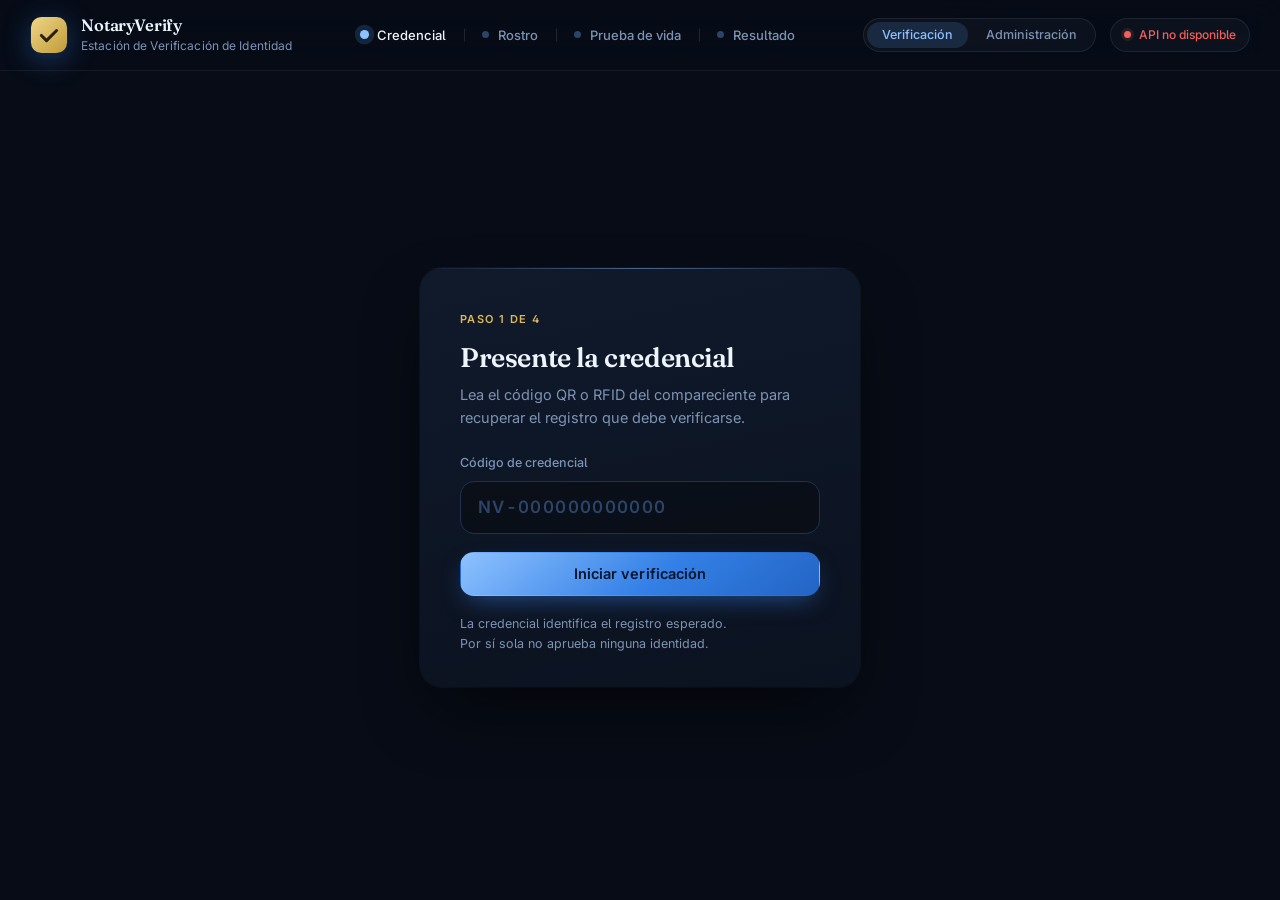
<file: frontend/app/index.html>
<!doctype html>
<html lang="es">
<head>
<meta charset="utf-8" />
<meta name="viewport" content="width=device-width, initial-scale=1" />
<title>NotaryVerify — Estación de Verificación</title>
<link rel="preconnect" href="https://fonts.googleapis.com" />
<link rel="preconnect" href="https://fonts.gstatic.com" crossorigin />
<link href="https://fonts.googleapis.com/css2?family=Inter:wght@400;500;600;700&family=Fraunces:opsz,wght@9..144,500;9..144,600&display=swap" rel="stylesheet" />
<link rel="stylesheet" href="estilos.css" />
</head>
<body>

<div class="resplandor" aria-hidden="true"></div>

<header class="barra">
  <div class="marca">
    <svg class="marca__sello" viewBox="0 0 40 40" aria-hidden="true">
      <defs>
        <linearGradient id="gradSello" x1="0" y1="0" x2="1" y2="1">
          <stop offset="0%" stop-color="#f0d68a" />
          <stop offset="100%" stop-color="#c09b36" />
        </linearGradient>
      </defs>
      <rect x="1" y="1" width="38" height="38" rx="11" fill="url(#gradSello)" />
      <path d="M12 20.5l5.4 5.4L28 15.3" fill="none" stroke="#2a1f06"
            stroke-width="3.2" stroke-linecap="round" stroke-linejoin="round" />
    </svg>
    <div class="marca__texto">
      <strong>NotaryVerify</strong>
      <span>Estación de Verificación de Identidad</span>
    </div>
  </div>

  <ol class="pasos" id="pasos">
    <li class="paso" data-paso="1"><i class="paso__punto"></i><span>Credencial</span></li>
    <li class="paso" data-paso="2"><i class="paso__punto"></i><span>Rostro</span></li>
    <li class="paso" data-paso="3"><i class="paso__punto"></i><span>Prueba de vida</span></li>
    <li class="paso" data-paso="4"><i class="paso__punto"></i><span>Resultado</span></li>
  </ol>

  <div class="barra__final">
    <div class="modos" role="tablist">
      <button class="modo modo--activo" id="modo-verificar" role="tab">Verificación</button>
      <button class="modo" id="modo-administrar" role="tab">Administración</button>
    </div>
    <div class="conexion" id="conexion">
      <span class="conexion__punto"></span>
      <span id="texto-api">conectando</span>
    </div>
  </div>
</header>

<main class="escenario">

  <!-- ══════════════ PASO 1 · CREDENCIAL ══════════════ -->
  <section class="pantalla pantalla--activa" id="pantalla-credencial">
    <div class="panel panel--angosto">
      <span class="etiqueta">Paso 1 de 4</span>
      <h1 class="titulo">Presente la credencial</h1>
      <p class="guia">Lea el código QR o RFID del compareciente para recuperar el registro que debe verificarse.</p>

      <label class="campo">
        <span class="campo__nombre">Código de credencial</span>
        <input id="entrada-codigo" type="text" placeholder="NV-000000000000"
               autocomplete="off" spellcheck="false" />
      </label>

      <p class="alerta" id="error-credencial" hidden></p>

      <button class="boton boton--principal boton--ancho" id="boton-iniciar">
        <span class="boton__texto">Iniciar verificación</span>
      </button>

      <p class="pie">La credencial identifica el registro esperado.<br />Por sí sola no aprueba ninguna identidad.</p>
    </div>
  </section>

  <!-- ══════════════ PASO 2 · ROSTRO ══════════════ -->
  <section class="pantalla" id="pantalla-rostro">
    <div class="panel panel--captura">

      <div class="visor" id="visor-rostro">
        <video id="video-rostro" class="visor__video" autoplay playsinline muted></video>
        <svg class="visor__guia" viewBox="0 0 400 300" preserveAspectRatio="none" aria-hidden="true">
          <mask id="mascaraRostro">
            <rect width="400" height="300" fill="#fff" />
            <ellipse cx="200" cy="143" rx="86" ry="116" fill="#000" />
          </mask>
          <rect width="400" height="300" fill="rgba(4,8,16,.62)" mask="url(#mascaraRostro)" />
          <ellipse cx="200" cy="143" rx="86" ry="116" class="visor__ovalo" />
        </svg>
        <div class="visor__esquinas" aria-hidden="true"><i></i><i></i><i></i><i></i></div>
        <div class="visor__barrido" aria-hidden="true"></div>

        <div class="visor__caido" id="sin-camara-rostro" hidden>
          <strong>Cámara no disponible</strong>
          <p class="pie" id="motivo-camara-rostro"></p>
          <label class="boton boton--sutil">
            Subir una fotografía
            <input type="file" accept="image/*" id="archivo-rostro" hidden />
          </label>
        </div>
      </div>

      <div class="lateral">
        <span class="etiqueta">Paso 2 de 4</span>
        <h1 class="titulo">Captura facial</h1>
        <p class="guia">Sitúe el rostro dentro del óvalo, de frente y con buena iluminación.</p>

        <ul class="consejos">
          <li>Retire gafas oscuras, gorras o mascarillas</li>
          <li>Evite contraluces y sombras marcadas</li>
          <li>Mire directamente a la cámara</li>
        </ul>

        <p class="alerta" id="error-rostro" hidden></p>

        <div class="lateral__acciones">
          <button class="boton boton--principal boton--ancho" id="boton-capturar-rostro">
            <span class="boton__texto">Capturar rostro</span>
          </button>
          <button class="boton boton--fantasma boton--ancho" data-volver>Cancelar</button>
        </div>
      </div>

    </div>
  </section>

  <!-- ══════════════ PASO 3 · PRUEBA DE VIDA ══════════════ -->
  <section class="pantalla" id="pantalla-vida">
    <div class="panel panel--captura">

      <div class="visor" id="visor-vida">
        <video id="video-vida" class="visor__video" autoplay playsinline muted></video>
        <svg class="visor__guia" viewBox="0 0 400 300" preserveAspectRatio="none" aria-hidden="true">
          <mask id="mascaraVida">
            <rect width="400" height="300" fill="#fff" />
            <ellipse cx="200" cy="143" rx="86" ry="116" fill="#000" />
          </mask>
          <rect width="400" height="300" fill="rgba(4,8,16,.62)" mask="url(#mascaraVida)" />
          <ellipse cx="200" cy="143" rx="86" ry="116" class="visor__ovalo" />
        </svg>
        <div class="visor__esquinas" aria-hidden="true"><i></i><i></i><i></i><i></i></div>

        <div class="cuenta" id="cuenta" hidden>
          <svg class="cuenta__anillo" viewBox="0 0 120 120" aria-hidden="true">
            <circle class="cuenta__pista" cx="60" cy="60" r="52" />
            <circle class="cuenta__avance" cx="60" cy="60" r="52" id="cuenta-avance" />
          </svg>
          <span class="cuenta__cifra" id="cuenta-cifra">3</span>
          <span class="cuenta__orden" id="cuenta-orden" hidden></span>
        </div>

        <div class="visor__caido" id="sin-camara-vida" hidden>
          <strong>Cámara no disponible</strong>
          <p class="pie" id="motivo-camara-vida"></p>
          <label class="boton boton--sutil">
            Subir una fotografía
            <input type="file" accept="image/*" id="archivo-vida" hidden />
          </label>
        </div>
      </div>

      <div class="lateral">
        <span class="etiqueta">Paso 3 de 4</span>
        <h1 class="titulo">Prueba de vida</h1>
        <p class="guia">El sistema solicita una acción elegida al azar. Realícela cuando el contador llegue a cero.</p>

        <div class="desafio">
          <span class="desafio__cabecera">
            <i class="desafio__chispa"></i> Acción solicitada
          </span>
          <strong class="desafio__accion" id="texto-accion">—</strong>
          <span class="desafio__detalle" id="detalle-accion"></span>
        </div>

        <p class="alerta" id="error-vida" hidden></p>

        <div class="lateral__acciones">
          <button class="boton boton--principal boton--ancho" id="boton-ejecutar-vida">
            <span class="boton__texto">Comenzar</span>
          </button>
          <button class="boton boton--fantasma boton--ancho" id="boton-otra-accion">Sortear otra acción</button>
        </div>
      </div>

    </div>
  </section>

  <!-- ══════════════ PASO 4 · RESULTADO ══════════════ -->
  <section class="pantalla" id="pantalla-resultado">
    <div class="panel panel--veredicto" id="veredicto">
      <span class="etiqueta">Paso 4 de 4 · Resultado</span>

      <div class="sello" id="sello">
        <svg class="sello__anillo" viewBox="0 0 120 120" aria-hidden="true">
          <circle class="sello__aro" cx="60" cy="60" r="54" />
        </svg>
        <span class="sello__glifo" id="sello-glifo"></span>
      </div>

      <h1 class="titulo titulo--veredicto" id="veredicto-titulo">—</h1>
      <p class="guia guia--centro" id="veredicto-motivo"></p>

      <ul class="factores" id="factores"></ul>

      <details class="expediente">
        <summary>Detalle de la sesión</summary>
        <dl id="detalle-lista"></dl>
      </details>

      <button class="boton boton--principal boton--ancho" id="boton-nueva">
        <span class="boton__texto">Nueva verificación</span>
      </button>

      <p class="pie pie--legal">
        Prototipo académico. Un resultado favorable significa únicamente que se superaron
        los mecanismos experimentales configurados; no tiene valor de identificación legal.
      </p>
    </div>
  </section>

  <!-- ══════════════ ADMINISTRACIÓN ══════════════ -->
  <section class="pantalla" id="pantalla-admin">
    <div class="admin">

      <nav class="subnav" role="tablist">
        <button class="subnav__ficha subnav__ficha--activa" data-seccion="identidades" role="tab">
          Identidades <span class="subnav__cifra" id="cifra-identidades">—</span>
        </button>
        <button class="subnav__ficha" data-seccion="credenciales" role="tab">
          Credenciales <span class="subnav__cifra" id="cifra-credenciales">—</span>
        </button>
        <button class="subnav__ficha" data-seccion="auditoria" role="tab">Auditoría</button>
      </nav>

      <!-- ───── Identidades ───── -->
      <div class="seccion seccion--activa" id="seccion-identidades">
        <div class="panel panel--admin">

          <!-- Vista: padrón -->
          <div class="vista vista--activa" id="vista-padron">
            <div class="cabecera-panel">
              <div>
                <span class="etiqueta">Padrón</span>
                <h2 class="titulo">Identidades registradas</h2>
                <p class="guia">Una identidad pasa a BLOQUEADA tras tres verificaciones fallidas consecutivas (RN-05).</p>
              </div>
              <div class="acciones--cabecera">
                <button class="boton boton--sutil boton--compacto" id="boton-refrescar-padron">
                  <span class="boton__texto">Actualizar</span>
                </button>
                <button class="boton boton--principal boton--compacto" id="boton-nueva-identidad">
                  <span class="boton__texto">Registrar identidad</span>
                </button>
              </div>
            </div>

            <div class="tabla-envoltura tabla-envoltura--alta" id="padron-envoltura" hidden>
              <table class="tabla tabla--padron">
                <thead>
                  <tr>
                    <th>Nombre ficticio</th>
                    <th>Documento</th>
                    <th>Estado</th>
                    <th class="tabla__centro">Credenciales</th>
                    <th>Registrada</th>
                    <th class="tabla__derecha">Acciones</th>
                  </tr>
                </thead>
                <tbody id="padron-filas"></tbody>
              </table>
            </div>

            <p class="alerta" id="error-padron" hidden></p>
            <p class="vacio" id="padron-vacio" hidden>
              Todavía no hay identidades registradas. Use «Registrar identidad» para crear la primera.
            </p>
          </div>

          <!-- Vista: enrolamiento -->
          <div class="vista" id="vista-enrolar">
            <div class="cabecera-panel">
              <div>
                <span class="etiqueta">Enrolamiento</span>
                <h2 class="titulo">Registrar identidad</h2>
                <p class="guia">Toda muestra biométrica exige el consentimiento expreso del participante.</p>
              </div>
              <button class="boton boton--fantasma boton--compacto" id="boton-cancelar-enrolar">Volver al padrón</button>
            </div>

            <div class="formulario">
              <div class="tramo">
                <span class="tramo__num">1</span>
                <div class="tramo__cuerpo">
                  <h3 class="tramo__titulo">Consentimiento del participante</h3>
                  <div class="pareja">
                    <label class="campo">
                      <span class="campo__nombre">ID del participante voluntario</span>
                      <input id="adm-participante" type="text" placeholder="VOLUNTARIO-01" autocomplete="off" />
                    </label>
                    <label class="campo">
                      <span class="campo__nombre">Alcance del consentimiento</span>
                      <input id="adm-alcance" type="text" value="PRUEBAS ACADEMICAS NOTARYVERIFY 2026-II" autocomplete="off" />
                    </label>
                  </div>
                  <button class="boton boton--sutil" id="boton-consentimiento">
                    <span class="boton__texto">Otorgar consentimiento</span>
                  </button>
                </div>
              </div>

              <div class="tramo">
                <span class="tramo__num">2</span>
                <div class="tramo__cuerpo">
                  <h3 class="tramo__titulo">Datos e imagen de referencia</h3>
                  <div class="enrolar">
                    <div class="enrolar__datos">
                      <div class="pareja">
                        <label class="campo">
                          <span class="campo__nombre">Nombre ficticio</span>
                          <input id="adm-nombre" type="text" placeholder="PERSONA-001" autocomplete="off" />
                        </label>
                        <label class="campo">
                          <span class="campo__nombre">Documento ficticio</span>
                          <input id="adm-documento" type="text" placeholder="00000001" autocomplete="off" />
                        </label>
                      </div>
                      <label class="marca-verificacion">
                        <input type="checkbox" id="adm-ficticio" />
                        <span>Confirmo que los datos son ficticios y que el participante otorgó su consentimiento</span>
                      </label>
                    </div>

                    <div class="enrolar__camara">
                      <span class="campo__nombre">Fotografía de referencia</span>
                      <div class="visor visor--miniatura" id="visor-enrolar">
                        <video id="video-enrolar" class="visor__video" autoplay playsinline muted></video>
                        <img class="visor__tomada" id="foto-tomada" alt="Fotografía capturada" hidden />
                        <div class="visor__caido" id="sin-camara-enrolar" hidden>
                          <strong>Sin cámara</strong>
                          <p class="pie" id="motivo-camara-enrolar"></p>
                        </div>
                      </div>
                      <div class="acciones--par">
                        <button class="boton boton--sutil boton--compacto" id="boton-tomar-foto">
                          <span class="boton__texto">Tomar fotografía</span>
                        </button>
                        <label class="boton boton--fantasma boton--compacto">
                          Subir archivo
                          <input type="file" accept="image/*" id="adm-archivo" hidden />
                        </label>
                      </div>
                    </div>
                  </div>
                </div>
              </div>
            </div>

            <p class="alerta" id="error-admin-identidad" hidden></p>
            <p class="exito" id="ok-admin-identidad" hidden></p>

            <button class="boton boton--principal boton--ancho" id="boton-registrar-identidad">
              <span class="boton__texto">Registrar identidad</span>
            </button>
          </div>

        </div>
      </div>

      <!-- ───── Credenciales ───── -->
      <div class="seccion" id="seccion-credenciales">
        <div class="panel panel--admin">

          <!-- Vista: listado -->
          <div class="vista vista--activa" id="vista-credenciales">
            <div class="cabecera-panel">
              <div>
                <span class="etiqueta">Listado</span>
                <h2 class="titulo">Credenciales emitidas</h2>
                <p class="guia">Una credencial revocada nunca habilita una verificación (RN-04).</p>
              </div>
              <div class="acciones--cabecera">
                <button class="boton boton--sutil boton--compacto" id="boton-refrescar-credenciales">
                  <span class="boton__texto">Actualizar</span>
                </button>
                <button class="boton boton--principal boton--compacto" id="boton-nueva-credencial">
                  <span class="boton__texto">Emitir credencial</span>
                </button>
              </div>
            </div>

            <div class="tabla-envoltura tabla-envoltura--alta" id="credenciales-envoltura" hidden>
              <table class="tabla">
                <thead>
                  <tr>
                    <th>Código</th>
                    <th>Identidad</th>
                    <th>Tipo</th>
                    <th>Estado</th>
                    <th>Emitida</th>
                    <th class="tabla__derecha">Acciones</th>
                  </tr>
                </thead>
                <tbody id="credenciales-filas"></tbody>
              </table>
            </div>

            <p class="alerta" id="error-credenciales" hidden></p>
            <p class="vacio" id="credenciales-vacio" hidden>
              Todavía no se ha emitido ninguna credencial.
            </p>
          </div>

          <!-- Vista: emisión -->
          <div class="vista" id="vista-emitir">
            <div class="cabecera-panel">
              <div>
                <span class="etiqueta">Emisión</span>
                <h2 class="titulo">Emitir credencial</h2>
                <p class="guia">La credencial identifica el registro a verificar. Por sí sola no aprueba ninguna identidad.</p>
              </div>
              <button class="boton boton--fantasma boton--compacto" id="boton-cancelar-emitir">Volver al listado</button>
            </div>

            <div class="emision">
              <div class="emision__campo">
                <label class="campo">
                  <span class="campo__nombre">ID de identidad</span>
                  <input id="adm-id-identidad" type="text" placeholder="Elíjala desde el padrón" autocomplete="off" />
                </label>
                <button class="boton boton--principal boton--ancho" id="boton-emitir">
                  <span class="boton__texto">Emitir credencial QR</span>
                </button>
                <p class="pie">Puede llegar aquí con el identificador ya cargado usando el botón «Credencial» del padrón.</p>
              </div>

              <div class="credencial" id="credencial-emitida" hidden>
                <img class="credencial__qr" id="credencial-qr" alt="Código QR de la credencial" />
                <div class="credencial__datos">
                  <span class="campo__nombre">Código emitido</span>
                  <strong class="credencial__codigo" id="credencial-codigo">—</strong>
                  <div class="acciones--par">
                    <button class="boton boton--sutil boton--compacto" id="boton-usar-codigo">Usar en verificación</button>
                    <button class="boton boton--fantasma boton--compacto" id="boton-copiar-codigo">Copiar</button>
                  </div>
                </div>
              </div>
            </div>

            <p class="alerta" id="error-admin-credencial" hidden></p>
            <p class="exito" id="ok-admin-credencial" hidden></p>
          </div>

        </div>
      </div>

      <!-- ───── Auditoría ───── -->
      <div class="seccion" id="seccion-auditoria">
        <div class="panel panel--admin">
          <div class="cabecera-panel">
            <div>
              <span class="etiqueta">Auditoría</span>
              <h2 class="titulo">Bitácora criptográfica</h2>
              <p class="guia">Cada evento incorpora el hash del anterior. Alterar cualquier registro rompe la cadena a partir de ese punto.</p>
            </div>
            <div class="acciones--cabecera">
              <button class="boton boton--sutil boton--compacto" id="boton-listar-eventos">
                <span class="boton__texto">Listar eventos</span>
              </button>
              <button class="boton boton--principal boton--compacto" id="boton-verificar-cadena">
                <span class="boton__texto">Verificar cadena</span>
              </button>
            </div>
          </div>

          <div class="cadena" id="cadena-estado" hidden></div>

          <div class="tabla-envoltura tabla-envoltura--alta" id="tabla-envoltura" hidden>
            <table class="tabla">
              <thead>
                <tr>
                  <th class="tabla__centro">#</th>
                  <th>Evento</th>
                  <th>Hash anterior</th>
                  <th>Hash actual</th>
                </tr>
              </thead>
              <tbody id="tabla-eventos"></tbody>
            </table>
          </div>

          <p class="alerta" id="error-admin-auditoria" hidden></p>
        </div>
      </div>

    </div>
  </section>

</main>

<canvas id="lienzo" hidden></canvas>

<script src="app.js"></script>
</body>
</html>
</file>
<file: frontend/app/estilos.css>
/* ═══════════════════════════════════════════════════════════════════
   NotaryVerify — Estación de Verificación
   Interfaz de operador con captura biométrica en vivo.
   Complementa al panel de pruebas de la API (../index.html).
   ═══════════════════════════════════════════════════════════════════ */

:root {
  /* Paleta institucional: azul noche como base, zafiro para la acción y oro
     para la identidad de marca. Evoca los colores de la documentación y los
     sellos notariales, en lugar del verde tecnológico habitual. */

  /* Neutros: azul noche, con separación suficiente entre niveles para que
     las superficies se lean sin necesidad de bordes marcados. */
  --n-950: #070c16;
  --n-900: #0b1220;
  --n-850: #101a2b;
  --n-800: #162339;
  --n-700: #1f3150;
  --n-600: #2c4468;
  --n-400: #7d93b3;
  --n-200: #c6d4e8;
  --n-050: #eef4fc;

  /* Zafiro: acciones principales, foco, guías de encuadre. */
  --zafiro-300: #8ec2ff;
  --zafiro-400: #5aa0f5;
  --zafiro-500: #3480e6;
  --zafiro-600: #2364c4;

  /* Oro: marca, epígrafes y sellos. Uso deliberadamente escaso. */
  --oro-300: #f0d68a;
  --oro-400: #dcb85a;
  --oro-500: #c09b36;

  /* Semánticos: reservados para el veredicto, nunca decorativos. */
  --esmeralda: #3ecf96;
  --esmeralda-claro: #7ae0b8;
  --rojo: #f0605c;
  --rojo-tenue: rgba(240, 96, 92, .12);
  --ambar: #e8973f;
  --ambar-tenue: rgba(232, 151, 63, .12);

  --r-sm: 10px;
  --r-md: 14px;
  --r-lg: 22px;

  --sombra-panel: 0 30px 70px -20px rgba(0, 0, 0, .72), 0 0 0 1px rgba(255, 255, 255, .045);
  --sombra-boton: 0 10px 24px -8px rgba(52, 128, 230, .55);

  --paso: cubic-bezier(.22, .61, .36, 1);
  color-scheme: dark;
}

* { box-sizing: border-box; }

/* El atributo [hidden] debe prevalecer sobre cualquier display declarado aqui.
   Sin esta regla, las clases que fijan display (.alerta, .visor__caido,
   .cuenta) ganan al display:none del navegador por ser estilos de autor, y
   los elementos quedan visibles aunque el JavaScript los marque como
   ocultos. */
[hidden] { display: none !important; }

html, body { height: 100%; }

body {
  margin: 0;
  display: flex;
  flex-direction: column;
  background: var(--n-950);
  color: var(--n-050);
  font: 400 15px/1.6 "Inter", system-ui, -apple-system, "Segoe UI", sans-serif;
  font-feature-settings: "cv05" 1, "ss01" 1;
  -webkit-font-smoothing: antialiased;
  overflow-x: hidden;
}

/* Halo de fondo: da profundidad sin recurrir a imágenes. */
.resplandor {
  position: fixed;
  inset: -30% -10% auto;
  height: 70vh;
  pointer-events: none;
  background:
    radial-gradient(52% 60% at 50% 0%, rgba(52, 128, 230, .16) 0%, transparent 70%),
    radial-gradient(38% 50% at 82% 12%, rgba(56, 130, 246, .10) 0%, transparent 72%);
  filter: blur(14px);
  z-index: 0;
}

/* ═════════════════ Barra superior ═════════════════ */

.barra {
  position: sticky;
  top: 0;
  z-index: 20;
  display: flex;
  align-items: center;
  gap: 32px;
  padding: 15px 30px;
  background: rgba(7, 12, 22, .78);
  border-bottom: 1px solid rgba(255, 255, 255, .06);
  backdrop-filter: blur(18px) saturate(140%);
}

.marca { display: flex; align-items: center; gap: 13px; }
.marca__sello { width: 38px; height: 38px; flex: 0 0 38px; filter: drop-shadow(0 6px 14px rgba(52, 128, 230, .4)); }
.marca__texto { display: flex; flex-direction: column; }
.marca__texto strong {
  font: 600 16.5px/1.25 "Fraunces", Georgia, serif;
  letter-spacing: -.01em;
}
.marca__texto span { font-size: 12px; color: var(--n-400); letter-spacing: .01em; }

.pasos {
  display: flex;
  align-items: center;
  gap: 0;
  margin: 0 auto;
  padding: 0;
  list-style: none;
}

.paso {
  display: flex; align-items: center; gap: 9px;
  padding: 0 18px;
  color: var(--n-400);
  font-size: 13px; font-weight: 500;
  white-space: nowrap;
  position: relative;
  transition: color .34s var(--paso);
}
.paso + .paso::before {
  content: "";
  position: absolute; left: 0; top: 50%;
  width: 1px; height: 13px;
  transform: translateY(-50%);
  background: rgba(255, 255, 255, .1);
}

.paso__punto {
  width: 7px; height: 7px;
  border-radius: 50%;
  background: var(--n-600);
  transition: background .34s var(--paso), box-shadow .34s var(--paso), transform .34s var(--paso);
}

.paso--hecho { color: var(--n-200); }
.paso--hecho .paso__punto { background: var(--zafiro-600); }

.paso--activo { color: var(--n-050); }
.paso--activo .paso__punto {
  background: var(--zafiro-300);
  transform: scale(1.3);
  box-shadow: 0 0 0 4px rgba(90, 160, 245, .18);
}

.conexion {
  display: flex; align-items: center; gap: 8px;
  padding: 6px 13px;
  border-radius: 999px;
  border: 1px solid rgba(255, 255, 255, .08);
  background: rgba(255, 255, 255, .03);
  font-size: 12px; font-weight: 500;
  color: var(--n-400);
}
.conexion__punto {
  width: 7px; height: 7px; border-radius: 50%;
  background: var(--ambar);
  box-shadow: 0 0 0 3px var(--ambar-tenue);
}
.conexion--ok { color: var(--zafiro-300); }
.conexion--ok .conexion__punto { background: var(--zafiro-400); box-shadow: 0 0 0 3px rgba(90, 160, 245, .16); }
.conexion--mal { color: var(--rojo); }
.conexion--mal .conexion__punto { background: var(--rojo); box-shadow: 0 0 0 3px var(--rojo-tenue); }

/* ═════════════════ Escenario y pantallas ═════════════════ */

.escenario {
  position: relative;
  z-index: 1;
  flex: 1;
  display: grid;
  place-items: center;
  padding: 44px 24px 60px;
}

.pantalla { display: none; width: 100%; }
.pantalla--activa {
  display: grid;
  place-items: center;
  animation: entrar .44s var(--paso) both;
}

@keyframes entrar {
  from { opacity: 0; transform: translateY(14px) scale(.985); }
  to   { opacity: 1; transform: none; }
}

.panel {
  position: relative;
  background: linear-gradient(168deg, var(--n-850) 0%, var(--n-900) 100%);
  border-radius: var(--r-lg);
  box-shadow: var(--sombra-panel);
  padding: 38px 40px 34px;
  width: min(560px, 100%);
}

/* Filo superior luminoso: detalle que separa el panel del fondo. */
.panel::before {
  content: "";
  position: absolute;
  inset: 0 0 auto;
  height: 1px;
  border-radius: var(--r-lg) var(--r-lg) 0 0;
  background: linear-gradient(90deg, transparent, rgba(142, 194, 255, .45), transparent);
}

.panel--angosto { width: min(440px, 100%); }
.panel--veredicto { width: min(500px, 100%); text-align: center; }

.panel--captura {
  width: min(1020px, 100%);
  display: grid;
  grid-template-columns: minmax(0, 1.25fr) minmax(300px, .85fr);
  gap: 0;
  padding: 0;
  overflow: hidden;
}

/* ═════════════════ Tipografía ═════════════════ */

.etiqueta {
  display: inline-block;
  margin-bottom: 13px;
  font-size: 11px; font-weight: 600;
  letter-spacing: .13em;
  text-transform: uppercase;
  color: var(--oro-400);
}

.titulo {
  margin: 0 0 9px;
  font: 600 27px/1.2 "Fraunces", Georgia, serif;
  letter-spacing: -.015em;
}
.titulo--veredicto { font-size: 26px; }

.guia { margin: 0 0 24px; color: var(--n-400); font-size: 14.5px; }
.guia--centro { max-width: 40ch; margin-inline: auto; }

.pie { margin: 18px 0 0; font-size: 12.5px; line-height: 1.55; color: var(--n-400); }
.pie--legal {
  margin-top: 24px; padding-top: 18px;
  border-top: 1px solid rgba(255, 255, 255, .07);
}

.consejos {
  margin: 0 0 24px;
  padding: 0;
  list-style: none;
  display: grid;
  gap: 9px;
}
.consejos li {
  position: relative;
  padding-left: 22px;
  font-size: 13.5px;
  color: var(--n-200);
}
.consejos li::before {
  content: "";
  position: absolute; left: 3px; top: 8px;
  width: 6px; height: 6px;
  border-radius: 50%;
  background: var(--zafiro-600);
}

/* ═════════════════ Campo de texto ═════════════════ */

.campo { display: block; margin-bottom: 18px; }
.campo__nombre {
  display: block; margin-bottom: 8px;
  font-size: 12.5px; font-weight: 500;
  color: var(--n-400);
}

.campo input {
  width: 100%;
  padding: 15px 17px;
  border-radius: var(--r-md);
  border: 1px solid var(--n-700);
  background: rgba(7, 11, 16, .6);
  color: var(--n-050);
  font: 600 17px/1.2 "Inter", ui-monospace, monospace;
  font-variant-numeric: tabular-nums;
  letter-spacing: .1em;
  text-transform: uppercase;
  transition: border-color .22s, box-shadow .22s, background .22s;
}
.campo input::placeholder { color: var(--n-600); letter-spacing: .08em; }
.campo input:focus {
  outline: none;
  border-color: var(--zafiro-500);
  background: rgba(7, 11, 16, .85);
  box-shadow: 0 0 0 4px rgba(52, 128, 230, .13);
}

/* ═════════════════ Botones ═════════════════ */

.boton {
  position: relative;
  display: inline-flex; align-items: center; justify-content: center;
  gap: 9px;
  padding: 14px 24px;
  border: 1px solid transparent;
  border-radius: var(--r-md);
  font: 600 14.5px/1 "Inter", system-ui, sans-serif;
  letter-spacing: .005em;
  cursor: pointer;
  overflow: hidden;
  transition: transform .16s var(--paso), box-shadow .22s, background .22s, border-color .22s, opacity .2s;
}
.boton--ancho { width: 100%; }
.boton:disabled { opacity: .55; cursor: not-allowed; }
.boton:not(:disabled):active { transform: translateY(1px) scale(.994); }

.boton--principal {
  background: linear-gradient(140deg, var(--zafiro-300) 0%, var(--zafiro-500) 55%, var(--zafiro-600) 100%);
  color: #06152b;
  box-shadow: var(--sombra-boton);
}
.boton--principal:not(:disabled):hover { box-shadow: 0 14px 30px -8px rgba(52, 128, 230, .68); }

/* Barrido de brillo al pasar el cursor. */
.boton--principal::after {
  content: "";
  position: absolute; inset: 0;
  background: linear-gradient(105deg, transparent 32%, rgba(255, 255, 255, .42) 50%, transparent 68%);
  transform: translateX(-120%);
  transition: transform .62s var(--paso);
}
.boton--principal:not(:disabled):hover::after { transform: translateX(120%); }

.boton--fantasma {
  background: transparent;
  border-color: var(--n-700);
  color: var(--n-200);
}
.boton--fantasma:not(:disabled):hover { border-color: var(--n-600); background: rgba(255, 255, 255, .035); }

.boton--sutil {
  background: rgba(255, 255, 255, .07);
  border-color: rgba(255, 255, 255, .12);
  color: var(--n-050);
  font-size: 13.5px;
  padding: 11px 18px;
}
.boton--sutil:hover { background: rgba(255, 255, 255, .11); }

/* Estado de espera: el texto cede su sitio a un anillo giratorio. */
.boton--cargando .boton__texto { visibility: hidden; }
.boton--cargando::before {
  content: "";
  position: absolute;
  width: 17px; height: 17px;
  border-radius: 50%;
  border: 2px solid rgba(6, 21, 43, .3);
  border-top-color: #06152b;
  animation: girar .7s linear infinite;
}
.boton--fantasma.boton--cargando::before { border-color: rgba(255, 255, 255, .25); border-top-color: var(--n-050); }

@keyframes girar { to { transform: rotate(360deg); } }

/* ═════════════════ Visor de cámara ═════════════════ */

.visor {
  position: relative;
  aspect-ratio: 4 / 3;
  background: #04080d;
  overflow: hidden;
}

.visor__video {
  width: 100%; height: 100%;
  object-fit: cover;
  /* Vista previa en espejo para que resulte natural al operador. La captura
     se toma del fotograma original sin espejar: invertirla rompería la
     detección de giro, medida por el desplazamiento horizontal de la nariz. */
  transform: scaleX(-1);
}

.visor__guia { position: absolute; inset: 0; width: 100%; height: 100%; }

.visor__ovalo {
  fill: none;
  stroke: rgba(142, 194, 255, .55);
  stroke-width: 1.4;
  stroke-dasharray: 5 9;
  animation: rondar 26s linear infinite;
}
@keyframes rondar { to { stroke-dashoffset: -280; } }

/* Marcas de encuadre en las esquinas. */
.visor__esquinas { position: absolute; inset: 20px; pointer-events: none; }
.visor__esquinas i {
  position: absolute;
  width: 26px; height: 26px;
  border: 2px solid rgba(142, 194, 255, .5);
}
.visor__esquinas i:nth-child(1) { top: 0; left: 0; border-right: 0; border-bottom: 0; border-radius: 6px 0 0 0; }
.visor__esquinas i:nth-child(2) { top: 0; right: 0; border-left: 0; border-bottom: 0; border-radius: 0 6px 0 0; }
.visor__esquinas i:nth-child(3) { bottom: 0; right: 0; border-left: 0; border-top: 0; border-radius: 0 0 6px 0; }
.visor__esquinas i:nth-child(4) { bottom: 0; left: 0; border-right: 0; border-top: 0; border-radius: 0 0 0 6px; }

/* Línea de barrido, solo en la pantalla de captura facial. */
.visor__barrido {
  position: absolute; inset: 0;
  pointer-events: none;
  background: linear-gradient(180deg, transparent 0%, rgba(142, 194, 255, .12) 48%, rgba(142, 194, 255, .3) 50%, rgba(142, 194, 255, .12) 52%, transparent 100%);
  height: 34%;
  animation: barrer 3.6s ease-in-out infinite;
}
@keyframes barrer {
  0%, 100% { transform: translateY(-40%); opacity: 0; }
  12%, 88% { opacity: 1; }
  50%      { transform: translateY(240%); }
}

.visor__caido {
  position: absolute; inset: 0;
  display: grid; place-content: center; justify-items: center;
  gap: 12px;
  padding: 30px;
  text-align: center;
  background: var(--n-850);
}
.visor__caido strong { font-size: 15px; }
.visor__caido .pie { margin: 0; max-width: 34ch; }

/* ═════════════════ Contador circular ═════════════════ */

.cuenta {
  position: absolute; inset: 0;
  display: grid; place-items: center;
  background: rgba(4, 8, 13, .62);
  backdrop-filter: blur(2px);
}

.cuenta__anillo { position: absolute; width: 132px; height: 132px; transform: rotate(-90deg); }
.cuenta__pista { fill: none; stroke: rgba(255, 255, 255, .11); stroke-width: 5; }
.cuenta__avance {
  fill: none;
  stroke: var(--zafiro-300);
  stroke-width: 5;
  stroke-linecap: round;
  stroke-dasharray: 327;
  stroke-dashoffset: 0;
  transition: stroke-dashoffset 1s linear;
  filter: drop-shadow(0 0 8px rgba(142, 194, 255, .6));
}

.cuenta__cifra {
  font: 600 62px/1 "Fraunces", Georgia, serif;
  font-variant-numeric: tabular-nums;
  color: var(--n-050);
  animation: latir .95s var(--paso);
}
@keyframes latir {
  0%   { transform: scale(.7); opacity: .3; }
  55%  { transform: scale(1.06); opacity: 1; }
  100% { transform: scale(1); }
}

.cuenta__orden {
  max-width: 78%;
  font: 600 25px/1.28 "Fraunces", Georgia, serif;
  text-align: center;
  color: var(--zafiro-300);
  text-shadow: 0 4px 22px rgba(0, 0, 0, .6);
  animation: latir .5s var(--paso);
}

/* ═════════════════ Columna lateral ═════════════════ */

.lateral {
  display: flex;
  flex-direction: column;
  padding: 36px 34px 32px;
  border-left: 1px solid rgba(255, 255, 255, .06);
}
.lateral__acciones { margin-top: auto; display: grid; gap: 10px; }

/* ═════════════════ Desafío ═════════════════ */

.desafio {
  display: grid;
  gap: 5px;
  padding: 18px 20px;
  margin-bottom: 22px;
  border-radius: var(--r-md);
  border: 1px solid rgba(90, 160, 245, .24);
  background: linear-gradient(145deg, rgba(90, 160, 245, .11), rgba(90, 160, 245, .035));
}
.desafio__cabecera {
  display: flex; align-items: center; gap: 7px;
  font-size: 11px; font-weight: 600;
  letter-spacing: .11em; text-transform: uppercase;
  color: var(--zafiro-400);
}
.desafio__chispa {
  width: 6px; height: 6px; border-radius: 50%;
  background: var(--zafiro-300);
  animation: pulsar 1.9s ease-in-out infinite;
}
@keyframes pulsar {
  0%, 100% { opacity: 1; box-shadow: 0 0 0 0 rgba(142, 194, 255, .5); }
  50%      { opacity: .55; box-shadow: 0 0 0 6px rgba(142, 194, 255, 0); }
}
.desafio__accion { font: 600 20px/1.3 "Fraunces", Georgia, serif; }
.desafio__detalle { font-size: 13px; color: var(--n-400); }

/* ═════════════════ Veredicto ═════════════════ */

.sello { position: relative; display: grid; place-items: center; width: 118px; height: 118px; margin: 6px auto 20px; }
.sello__anillo { position: absolute; inset: 0; width: 100%; height: 100%; transform: rotate(-90deg); }
.sello__aro {
  fill: none;
  stroke-width: 3.5;
  stroke-linecap: round;
  stroke-dasharray: 339;
  stroke-dashoffset: 339;
  animation: trazar .9s var(--paso) .12s forwards;
}
@keyframes trazar { to { stroke-dashoffset: 0; } }

.sello__glifo {
  font-size: 46px; font-weight: 700; line-height: 1;
  animation: brotar .5s var(--paso) .55s both;
}
@keyframes brotar {
  from { transform: scale(.4); opacity: 0; }
  to   { transform: scale(1); opacity: 1; }
}

.veredicto--ok .sello__aro { stroke: var(--esmeralda); filter: drop-shadow(0 0 14px rgba(62, 207, 150, .5)); }
.veredicto--ok .sello__glifo { color: var(--esmeralda-claro); }
.veredicto--ok .titulo--veredicto { color: var(--esmeralda-claro); }

.veredicto--mal .sello__aro { stroke: var(--rojo); filter: drop-shadow(0 0 12px rgba(240, 96, 92, .4)); }
.veredicto--mal .sello__glifo { color: var(--rojo); }
.veredicto--mal .titulo--veredicto { color: var(--rojo); }

.veredicto--revision .sello__aro { stroke: var(--ambar); filter: drop-shadow(0 0 12px rgba(224, 168, 63, .4)); }
.veredicto--revision .sello__glifo { color: var(--ambar); }
.veredicto--revision .titulo--veredicto { color: var(--ambar); }

/* ═════════════════ Factores ═════════════════ */

.factores {
  list-style: none;
  margin: 26px 0 20px;
  padding: 0;
  display: grid;
  gap: 8px;
  text-align: left;
}
.factores li {
  display: flex; align-items: center; gap: 12px;
  padding: 13px 16px;
  border-radius: var(--r-md);
  border: 1px solid rgba(255, 255, 255, .07);
  background: rgba(255, 255, 255, .028);
  font-size: 14px; font-weight: 500;
  animation: asomar .44s var(--paso) both;
}
.factores li:nth-child(1) { animation-delay: .62s; }
.factores li:nth-child(2) { animation-delay: .72s; }
.factores li:nth-child(3) { animation-delay: .82s; }

@keyframes asomar {
  from { opacity: 0; transform: translateX(-10px); }
  to   { opacity: 1; transform: none; }
}

.factores li::before {
  content: attr(data-icono);
  display: grid; place-items: center;
  width: 25px; height: 25px; flex: 0 0 25px;
  border-radius: 50%;
  font-size: 13px; font-weight: 700;
}
.factores li[data-estado="ok"]::before { background: rgba(62, 207, 150, .18); color: var(--esmeralda-claro); }
.factores li[data-estado="mal"]::before { background: var(--rojo-tenue); color: var(--rojo); }
.factores li[data-estado="nd"]::before { background: rgba(255, 255, 255, .07); color: var(--n-400); }

.factores li span {
  margin-left: auto;
  color: var(--n-400);
  font-size: 12.5px; font-weight: 400;
  font-variant-numeric: tabular-nums;
}

/* ═════════════════ Expediente ═════════════════ */

.expediente { margin-bottom: 22px; text-align: left; }
.expediente summary {
  cursor: pointer;
  padding: 11px 0;
  font-size: 13px; font-weight: 500;
  color: var(--n-400);
  list-style: none;
  display: flex; align-items: center; gap: 7px;
  transition: color .2s;
}
.expediente summary:hover { color: var(--n-200); }
.expediente summary::-webkit-details-marker { display: none; }
.expediente summary::before {
  content: "▸";
  font-size: 10px;
  transition: transform .24s var(--paso);
}
.expediente[open] summary::before { transform: rotate(90deg); }

.expediente dl {
  display: grid;
  grid-template-columns: auto minmax(0, 1fr);
  gap: 7px 18px;
  margin: 4px 0 0;
  padding: 16px 18px;
  border-radius: var(--r-md);
  background: rgba(7, 11, 16, .55);
  border: 1px solid rgba(255, 255, 255, .06);
  font-size: 12.5px;
}
.expediente dt { color: var(--n-400); }
.expediente dd {
  margin: 0;
  font-family: ui-monospace, "Cascadia Mono", Consolas, monospace;
  font-size: 12px;
  word-break: break-all;
  color: var(--n-200);
}

/* ═════════════════ Alertas ═════════════════ */

.alerta {
  display: flex; align-items: flex-start; gap: 9px;
  margin: 0 0 16px;
  padding: 12px 15px;
  border-radius: var(--r-md);
  border: 1px solid rgba(240, 96, 92, .32);
  background: var(--rojo-tenue);
  color: #ffc4c2;
  font-size: 13.5px; line-height: 1.5;
  animation: entrar .3s var(--paso);
}
.alerta::before { content: "!"; font-weight: 700; color: var(--rojo); flex: 0 0 auto; }

/* ═════════════════ Modos: verificación / administración ═════════════════ */

.barra__final { display: flex; align-items: center; gap: 14px; }

.modos {
  display: flex;
  padding: 3px;
  gap: 3px;
  border-radius: 999px;
  border: 1px solid rgba(255, 255, 255, .08);
  background: rgba(255, 255, 255, .03);
}

.modo {
  padding: 7px 15px;
  border: 0;
  border-radius: 999px;
  background: transparent;
  color: var(--n-400);
  font: 500 12.5px/1 "Inter", system-ui, sans-serif;
  cursor: pointer;
  white-space: nowrap;
  transition: background .24s var(--paso), color .24s var(--paso);
}
.modo:hover { color: var(--n-200); }
.modo--activo {
  background: rgba(90, 160, 245, .16);
  color: var(--zafiro-300);
}

/* ═════════════════ Administración ═════════════════ */

/* La administración se divide en subsecciones para que cada una quepa en una
   pantalla. Antes eran cuatro paneles apilados de alturas muy dispares, lo
   que dejaba huecos y obligaba a desplazarse. */
.admin { width: min(1180px, 100%); }

.subnav {
  display: flex;
  gap: 4px;
  margin-bottom: 20px;
  padding: 4px;
  border-radius: 14px;
  border: 1px solid rgba(255, 255, 255, .07);
  background: rgba(255, 255, 255, .025);
}

.subnav__ficha {
  display: flex; align-items: center; gap: 8px;
  padding: 10px 18px;
  border: 0;
  border-radius: 10px;
  background: transparent;
  color: var(--n-400);
  font: 500 13.5px/1 "Inter", system-ui, sans-serif;
  cursor: pointer;
  transition: background .24s var(--paso), color .24s var(--paso);
}
.subnav__ficha:hover { color: var(--n-200); background: rgba(255, 255, 255, .035); }
.subnav__ficha--activa {
  background: rgba(90, 160, 245, .14);
  color: var(--zafiro-300);
}

.subnav__cifra {
  padding: 2px 8px;
  border-radius: 999px;
  background: rgba(255, 255, 255, .08);
  font-size: 11.5px; font-weight: 600;
  font-variant-numeric: tabular-nums;
  color: var(--n-400);
}
.subnav__ficha--activa .subnav__cifra {
  background: rgba(90, 160, 245, .22);
  color: var(--zafiro-300);
}

.seccion { display: none; }
.seccion--activa { display: block; animation: entrar .34s var(--paso) both; }

/* Cada sección alterna entre dos vistas: el listado (principal) y el
   formulario, que aparece bajo demanda. Así la tabla dispone de todo el ancho
   y no necesita desplazamiento horizontal. */
.vista { display: none; }
.vista--activa { display: block; animation: entrar .3s var(--paso) both; }

.panel--admin {
  width: 100%;
  padding: 28px 28px 24px;
  display: flex;
  flex-direction: column;
}
.panel--admin .titulo { font-size: 21px; }
.panel--admin .guia { margin-bottom: 18px; font-size: 13px; }

/* El listado ocupa el alto disponible y confina el desplazamiento. */
.panel--listado { min-height: 0; }
.panel--listado .tabla-envoltura { flex: 1; min-height: 0; }

/* Dos campos en una fila. */
.pareja { display: grid; grid-template-columns: 1fr 1fr; gap: 12px; }

/* Enrolamiento: datos a la izquierda, cámara a la derecha. */
.formulario { margin-bottom: 4px; }

.tramo__titulo {
  margin: 0 0 14px;
  font: 600 15px/1.3 "Inter", system-ui, sans-serif;
  color: var(--n-200);
}

.enrolar {
  display: grid;
  grid-template-columns: minmax(0, 1fr) 210px;
  gap: 26px;
  align-items: start;
}
.enrolar__datos { min-width: 0; }
.enrolar__camara { display: grid; gap: 9px; }
.enrolar__camara .acciones--par { grid-template-columns: 1fr; gap: 8px; }

/* Emisión: campo a la izquierda, credencial resultante a la derecha. */
.emision {
  display: grid;
  grid-template-columns: minmax(0, 340px) minmax(0, 1fr);
  gap: 26px;
  align-items: start;
}
.emision__campo { min-width: 0; }

.visor--miniatura {
  aspect-ratio: 3 / 4;
  border-radius: 12px;
  border: 1px solid var(--n-700);
}
.visor--miniatura .visor__caido { padding: 12px; gap: 5px; }
.visor--miniatura .visor__caido strong { font-size: 12.5px; }
.visor--miniatura .visor__caido .pie { font-size: 10.5px; line-height: 1.4; }

.boton--compacto { padding: 9px 15px; font-size: 13px; }
.acciones--cabecera { margin-top: 0; flex: 0 0 auto; }

/* Tramos numerados del enrolamiento. */
.tramo {
  display: grid;
  grid-template-columns: 26px minmax(0, 1fr);
  gap: 14px;
  padding-bottom: 20px;
  margin-bottom: 20px;
  border-bottom: 1px solid rgba(255, 255, 255, .06);
}
.tramo:last-of-type { border-bottom: 0; padding-bottom: 6px; }

.tramo__num {
  display: grid; place-items: center;
  width: 26px; height: 26px;
  border-radius: 50%;
  background: rgba(90, 160, 245, .15);
  color: var(--zafiro-300);
  font: 600 12.5px/1 "Inter", sans-serif;
}
.tramo__cuerpo { min-width: 0; }
.tramo__cuerpo .campo input { font-size: 14.5px; letter-spacing: .05em; padding: 12px 14px; }

.visor--enrolar { aspect-ratio: 3 / 2; border-radius: 12px; margin: 8px 0 12px; }
.visor__tomada { position: absolute; inset: 0; width: 100%; height: 100%; object-fit: cover; }

.acciones--par { display: grid; grid-template-columns: 1fr 1fr; gap: 10px; margin-top: 0; }
.acciones--par .boton { width: 100%; }

.marca-verificacion {
  display: flex; align-items: flex-start; gap: 10px;
  margin-top: 16px;
  font-size: 13px; line-height: 1.5;
  color: var(--n-200);
  cursor: pointer;
}
.marca-verificacion input {
  width: 17px; height: 17px;
  margin: 1px 0 0;
  flex: 0 0 17px;
  accent-color: var(--zafiro-500);
  cursor: pointer;
}

.separador { border: 0; border-top: 1px solid rgba(255, 255, 255, .07); margin: 24px 0 20px; }

/* ── Credencial emitida ── */

.credencial {
  display: grid;
  grid-template-columns: 116px minmax(0, 1fr);
  gap: 18px;
  align-items: center;
  margin-top: 18px;
  padding: 18px;
  border-radius: var(--r-md);
  border: 1px solid rgba(90, 160, 245, .24);
  background: linear-gradient(145deg, rgba(90, 160, 245, .1), rgba(90, 160, 245, .03));
  animation: entrar .4s var(--paso);
}
.credencial__qr {
  width: 116px; height: 116px;
  border-radius: 9px;
  background: #fff;
  padding: 7px;
}
.credencial__datos { display: grid; gap: 7px; min-width: 0; }
.credencial__codigo {
  font: 600 18px/1.2 "Inter", ui-monospace, monospace;
  letter-spacing: .08em;
  color: var(--zafiro-300);
  word-break: break-all;
}

/* ── Padrón de identidades ── */

.cabecera-panel {
  display: flex;
  align-items: flex-start;
  justify-content: space-between;
  gap: 20px;
  margin-bottom: 4px;
}
.cabecera-panel .guia { margin-bottom: 16px; }
.cabecera-panel .boton { flex: 0 0 auto; }

.acciones--cabecera {
  display: flex;
  gap: 9px;
  flex: 0 0 auto;
  margin-top: 4px;
}

/* Distintivo de estado dentro de la tabla. */
.marbete {
  display: inline-flex; align-items: center; gap: 6px;
  padding: 3px 10px 3px 8px;
  border-radius: 999px;
  font-size: 11.5px; font-weight: 600;
  letter-spacing: .02em;
  white-space: nowrap;
}
.marbete::before {
  content: "";
  width: 6px; height: 6px;
  border-radius: 50%;
  background: currentColor;
}
.marbete--activa { background: rgba(62, 207, 150, .13); color: var(--esmeralda-claro); }
.marbete--bloqueada { background: var(--rojo-tenue); color: var(--rojo); }
.marbete--revocada { background: rgba(255, 255, 255, .07); color: var(--n-400); }

.cuenta-credenciales { font-variant-numeric: tabular-nums; }
.cuenta-credenciales span { color: var(--n-400); }

.acciones-fila { display: flex; gap: 6px; justify-content: flex-end; }
.sin-accion { color: var(--n-600); }

.boton--fila {
  padding: 6px 12px;
  font-size: 12px;
  border-radius: 8px;
  background: rgba(90, 160, 245, .13);
  border-color: rgba(90, 160, 245, .26);
  color: var(--zafiro-300);
  white-space: nowrap;
}
.boton--fila:hover { background: rgba(90, 160, 245, .2); }

.boton--fila-neutro {
  background: rgba(255, 255, 255, .06);
  border-color: rgba(255, 255, 255, .12);
  color: var(--n-200);
}
.boton--fila-neutro:hover { background: rgba(255, 255, 255, .11); }

/* Desactivar es la acción destructiva de la fila; reactivar, la restitutiva. */
.boton--fila-aviso {
  background: var(--ambar-tenue);
  border-color: rgba(232, 151, 63, .3);
  color: var(--ambar);
}
.boton--fila-aviso:hover { background: rgba(232, 151, 63, .2); }

.boton--fila-ok {
  background: rgba(62, 207, 150, .13);
  border-color: rgba(62, 207, 150, .3);
  color: var(--esmeralda-claro);
}
.boton--fila-ok:hover { background: rgba(62, 207, 150, .2); }

.tabla-envoltura--alta { max-height: 460px; }

.vacio {
  margin: 16px 0 0;
  padding: 26px;
  text-align: center;
  border-radius: var(--r-md);
  border: 1px dashed rgba(255, 255, 255, .1);
  color: var(--n-400);
  font-size: 13.5px;
}

/* ── Auditoría ── */

.cadena {
  display: flex; align-items: center; gap: 11px;
  margin-top: 16px;
  padding: 14px 17px;
  border-radius: var(--r-md);
  font-size: 14px;
  animation: entrar .35s var(--paso);
}
.cadena--ok {
  border: 1px solid rgba(62, 207, 150, .32);
  background: rgba(62, 207, 150, .1);
  color: var(--esmeralda-claro);
}
.cadena--rota {
  border: 1px solid rgba(240, 96, 92, .35);
  background: var(--rojo-tenue);
  color: #ffc4c2;
}
.cadena::before {
  content: attr(data-glifo);
  display: grid; place-items: center;
  width: 25px; height: 25px; flex: 0 0 25px;
  border-radius: 50%;
  background: rgba(255, 255, 255, .1);
  font-weight: 700;
}

.tabla-envoltura {
  margin-top: 14px;
  max-height: 330px;
  overflow: auto;
  border-radius: var(--r-md);
  border: 1px solid rgba(255, 255, 255, .07);
}

.tabla { width: 100%; border-collapse: collapse; font-size: 13px; }
.tabla__centro { text-align: center; }
.tabla__derecha { text-align: right; }
.tabla td.tabla__centro, .tabla td.tabla__derecha { text-align: inherit; }

/* Anchos estables para que las columnas no bailen al refrescar. */
.tabla--padron th:nth-child(1) { width: 22%; }
.tabla--padron th:nth-child(2) { width: 14%; }
.tabla--padron th:nth-child(3) { width: 13%; }
.tabla--padron th:nth-child(4) { width: 12%; }
.tabla--padron th:nth-child(5) { width: 18%; }
.tabla th {
  position: sticky; top: 0;
  padding: 11px 14px;
  background: var(--n-800);
  text-align: left;
  font-weight: 600;
  color: var(--n-400);
  border-bottom: 1px solid rgba(255, 255, 255, .08);
  white-space: nowrap;
}
.tabla td {
  padding: 12px 14px;
  vertical-align: middle;
  border-bottom: 1px solid rgba(255, 255, 255, .04);
  color: var(--n-200);
}
.tabla tr:last-child td { border-bottom: 0; }
.tabla td.mono {
  font-family: ui-monospace, Consolas, monospace;
  font-size: 11.5px;
  color: var(--n-400);
}

/* ── Mensaje de éxito ── */

.exito {
  display: flex; align-items: flex-start; gap: 9px;
  margin: 0 0 16px;
  padding: 12px 15px;
  border-radius: var(--r-md);
  border: 1px solid rgba(62, 207, 150, .32);
  background: rgba(62, 207, 150, .1);
  color: var(--esmeralda-claro);
  font-size: 13.5px; line-height: 1.5;
  animation: entrar .3s var(--paso);
}
.exito::before { content: "✓"; font-weight: 700; flex: 0 0 auto; }

/* ═════════════════ Adaptación ═════════════════ */

@media (max-width: 1080px) {
  .panel--captura { grid-template-columns: 1fr; width: min(620px, 100%); }
  .lateral { border-left: 0; border-top: 1px solid rgba(255, 255, 255, .06); }
  .duo { grid-template-columns: 1fr; }
  .admin { width: min(640px, 100%); }
  .subnav { overflow-x: auto; }
}

@media (max-width: 620px) {
  .pareja { grid-template-columns: 1fr; }
  .enrolar { grid-template-columns: 1fr; }
  .visor--miniatura { aspect-ratio: 4 / 3; }
  .cabecera-panel { flex-direction: column; }
  .acciones--cabecera { width: 100%; }
}

@media (max-width: 880px) {
  .barra { flex-wrap: wrap; gap: 16px; padding: 13px 20px; }
  .pasos { order: 3; width: 100%; margin: 0; overflow-x: auto; }
  .paso { padding: 0 14px; }
  .conexion { margin-left: auto; }
}

@media (max-width: 560px) {
  .escenario { padding: 26px 16px 40px; }
  .panel { padding: 28px 22px 24px; border-radius: 18px; }
  .lateral { padding: 26px 22px 24px; }
  .titulo { font-size: 23px; }
  .cuenta__cifra { font-size: 50px; }
}

/* Respeta la preferencia del sistema por reducir el movimiento. */
@media (prefers-reduced-motion: reduce) {
  *, *::before, *::after {
    animation-duration: .01ms !important;
    animation-iteration-count: 1 !important;
    transition-duration: .01ms !important;
  }
  .visor__barrido { display: none; }
}
</file>
